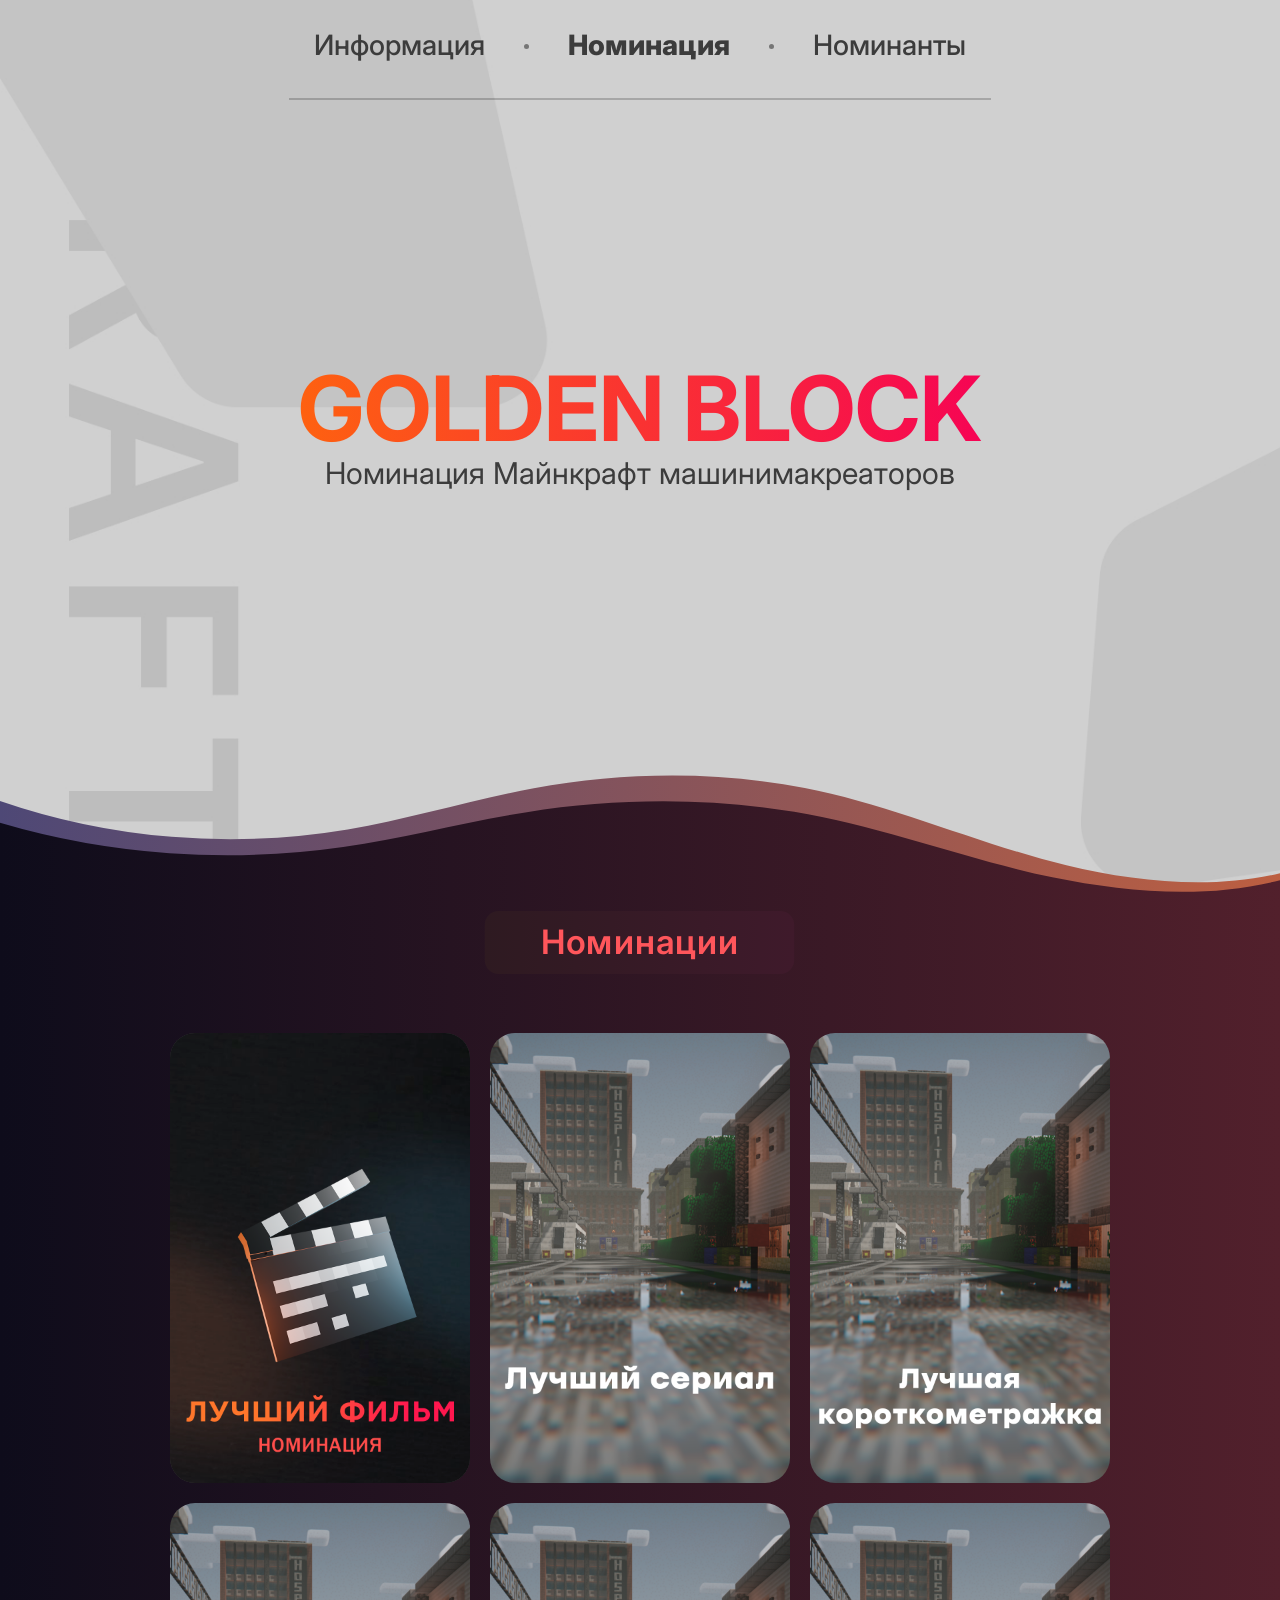
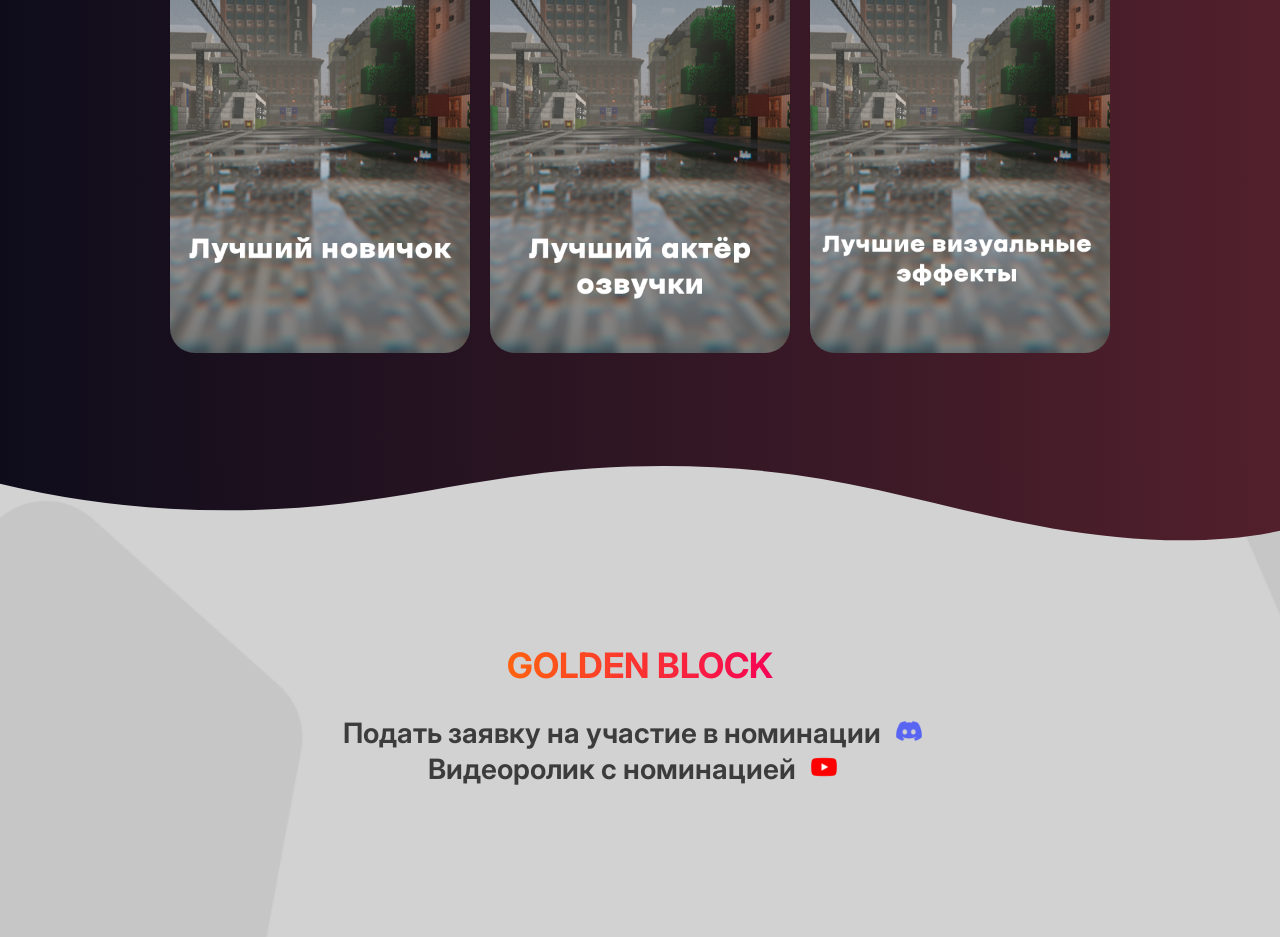
<file: index.html>
<!DOCTYPE html>
<html lang="ru">
<head>
	<meta charset="UTF-8">
	<meta name="viewport" content="width=device-width, initial-scale=1.0">
	<meta name="keywords" content="golden block, minecraft, голден блок, номинация">
	<meta name="description" content="Golden Block - Номинация среди Майнкрафт машинимакреаторов">
	<title>Golden Block</title>
	<link rel="icon" type="image/x-icon" href="./image/favicon.png">
	<link rel="stylesheet" href="./css/index.css">
</head>
<body>
	<header class="header">
		<nav class="conteiner">
			<ul class="header__main">
				<li><a href="html/info.html" class="btn-link">Информация</a></li>
				<ul type="disc"><li class="point"></li></ul>
				<li><a href="#" class="btn-link"><p class="nominaciya">Номинация</p></a></li>
				<ul type="disc"><li class="point"></li></ul>
				<li><a href="html/nominees.html" class="btn-link">Номинанты</a></li>
			</ul>
		</nav>
		<hr color="#030303" width="700">
		<div>
			<div class="header-zagolovok">
				<div class="header-title">
					<span class="title-text">GOLDEN BLOCK</span>
					<div class="header-subtitle">
						Номинация Майнкрафт машинимакреаторов
					</div>
				</div>
			</div>
		</div>
	</header>
	<section class="main-background-wave">
		<div class="custom-shape-divider-bottom-1715670634">
			<svg data-name="Layer 1" xmlns="http://www.w3.org/2000/svg" viewBox="0 0 1200 120" preserveAspectRatio="none">
				<path d="M985.66,92.83C906.67,72,823.78,31,743.84,14.19c-82.26-17.34-168.06-16.33-250.45.39-57.84,11.73-114,31.07-172,41.86A600.21,600.21,0,0,1,0,27.35V120H1200V95.8C1132.19,118.92,1055.71,111.31,985.66,92.83Z" class="shape-fill"></path>
				<defs>
					<linearGradient id="MyGradient">
						<stop offset="0%" stop-color="#0E0C1B" />
						<stop offset="100%" stop-color="#52202C" />
					</linearGradient>
				</defs>
			</svg>
		</div>
		<div class="custom-shape-divider-bottom-2">
			<svg data-name="Layer 1" xmlns="http://www.w3.org/2000/svg" viewBox="0 0 1200 120" preserveAspectRatio="none">
				<path d="M985.66,92.83C906.67,72,823.78,31,743.84,14.19c-82.26-17.34-168.06-16.33-250.45.39-57.84,11.73-114,31.07-172,41.86A600.21,600.21,0,0,1,0,27.35V120H1200V95.8C1132.19,118.92,1055.71,111.31,985.66,92.83Z" class="shape-fill"></path>
				<defs>
					<linearGradient id="MyGradient2">
						<stop offset="0%" stop-color="#4E4876" />
						<stop offset="100%" stop-color="#be5f40" />
					</linearGradient>
				</defs>
			</svg>
		</div>
	</section>
	<section class="main">
		<h2 class="main-header">Номинации</h2>
		<div class="main-cards">
			<div class="card">
				<a href="html/nominat-film.html" class="card-link">
					<img class="img-card-1" src="./image/Preview11.png">
					<div class="caption">
						<h1>Голосовать</h1>
					</div>
				</a>
			</div>

			<div class="card">
				<img class="img-card-2" src="./image/Preview2.png">
				<div class="caption">
					<h1>Голосовать</h1>
				</div>
			</div>

			<div class="card">
				<img class="img-card-3" src="./image/Preview3.png">
				<div class="caption">
					<h1>Голосовать</h1>
				</div>
			</div>

			<div class="card">
				<img class="img-card-4" src="./image/Preview4.png">
				<div class="caption">
					<h1>Голосовать</h1>
				</div>	
			</div>

			<div class="card">
				<img class="img-card-5" src="./image/Preview5.png">
				<div class="caption">
					<h1>Голосовать</h1>
				</div>
			</div>

			<div class="card">
				<img class="img-card-6" src="./image/Preview6.png">
				<div class="caption">
					<h1>Голосовать</h1>
				</div>
			</div>
		</div>
	</section>
	<section class="main-background-wave-top">
		<div class="custom-shape-divider-top-1716617098">
    		<svg data-name="Layer 1" xmlns="http://www.w3.org/2000/svg" viewBox="0 0 1200 120" preserveAspectRatio="none">
        		<path d="M321.39,56.44c58-10.79,114.16-30.13,172-41.86,82.39-16.72,168.19-17.73,250.45-.39C823.78,31,906.67,72,985.66,92.83c70.05,18.48,146.53,26.09,214.34,3V0H0V27.35A600.21,600.21,0,0,0,321.39,56.44Z" class="shape-fill"></path>
				<defs>
					<linearGradient id="MyGradient-top">
						<stop offset="0%" stop-color="#0E0C1B" />
						<stop offset="100%" stop-color="#52202C" />
					</linearGradient>
				</defs>
    		</svg>
		</div>
	</section>
	<footer class="footer">
		<h2>GOLDEN BLOCK</h2>
		<div class="footer-link">
			<div class="discord-img">
				<img src="./image/ico_discord.png" alt="">
			</div>

			<div class="footer-text"><a class="footer-link btn-link" href="#" target="_blank">Подать заявку на участие в номинации</a></div>
		</div>
		<div class="footer-link">
			<div class="youtube-img">
				<img src="./image/ico_youtube.png" alt="">
			</div>

			<div class="footer-text"><a class="footer-link btn-link" href="#" target="_blank">Видеоролик с номинацией</a></div>
		</div>
	</footer>
</body>
</html>
</file>
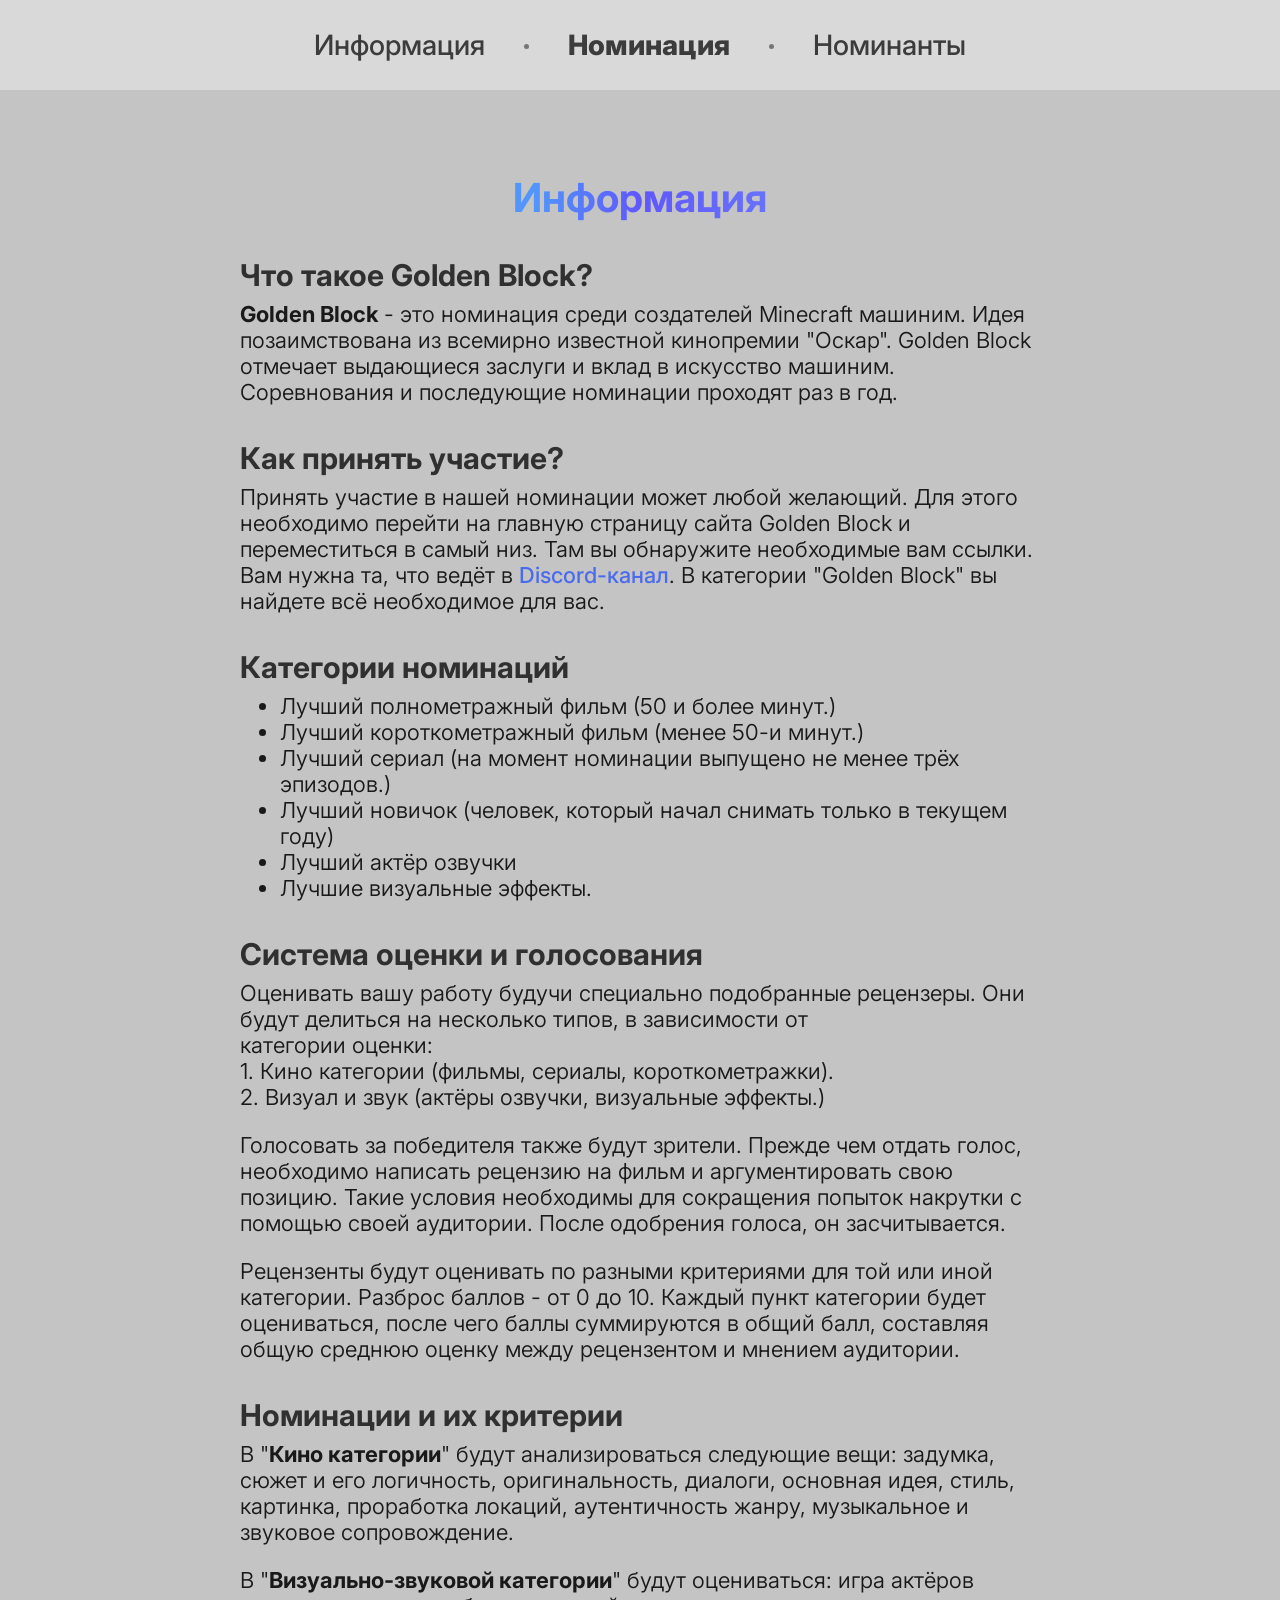
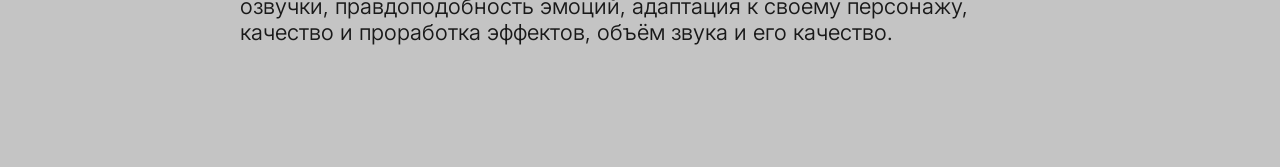
<file: html/info.html>
<!DOCTYPE html>
<html lang="en">
<head>
    <meta charset="UTF-8">
    <meta name="viewport" content="width=device-width, initial-scale=1.0">
    <title>Информация | Golden Block</title>
	<link rel="icon" type="image/x-icon" href="../image/favicon.png">
    <link rel="stylesheet" href="../css/info.css">
</head>
<body>
    <header class="header">
		<nav class="conteiner">
			<ul class="header__main">
				<li><a href="info.html" class="btn-link">Информация</a></li>
				<ul type="disc"><li class="point"></li></ul>
				<li><a href="../index.html" class="btn-link"><p class="nominaciya">Номинация</p></a></li>
				<ul type="disc"><li class="point"></li></ul>
				<li><a href="nominees.html" class="btn-link">Номинанты</a></li>
			</ul>
		</nav>
		<div class="info-text">
			<div class="conteiner-text">
				<h2 class="headline">Информация</h2>
				<div id="1" class="subtitle">
					<h2>Что такое Golden Block?</h2>
					<p><b>Golden Block</b> - это номинация среди создателей Minecraft машиним. 
					Идея позаимствована из всемирно известной кинопремии "Оскар".
					Golden Block отмечает выдающиеся заслуги и вклад в искусство машиним.
					Соревнования и последующие номинации проходят раз в год.
					</p>
				</div>
				<div id="2" class="subtitle">
					<h2>Как принять участие?</h2>
					<p>Принять участие в нашей номинации может любой желающий.
					Для этого необходимо перейти на главную страницу сайта Golden Block и переместиться в самый низ.
					Там вы обнаружите необходимые вам ссылки.
					Вам нужна та, что ведёт в <a class="link" href="#" target="_blank">Discord-канал</a>.
					В категории "Golden Block" вы найдете всё необходимое для вас.
					</p>
				</div>
				<div id="3" class="subtitle">
					<h2>Категории номинаций</h2>
					<ul>
						<li>Лучший полнометражный фильм (50 и более минут.)</li>
						<li>Лучший короткометражный фильм (менее 50-и минут.)</li>
						<li>Лучший сериал (на момент номинации выпущено не менее трёх эпизодов.)</li>
						<li>Лучший новичок (человек, который начал снимать только в текущем году)</li>
						<li>Лучший актёр озвучки</li>
						<li>Лучшие визуальные эффекты.</li>
					</ul>
				</div>
				<div id="4" class="subtitle">
					<h2>Система оценки и голосования</h2>
					<p>Оценивать вашу работу будучи специально подобранные рецензеры.
					Они будут делиться на несколько типов, в зависимости от <br>категории оценки:
					<br>1. Кино категории (фильмы, сериалы, короткометражки).
					<br>2. Визуал и звук (актёры озвучки, визуальные эффекты.)	
					</p>
					<p>Голосовать за победителя также будут зрители.
					Прежде чем отдать голос, необходимо написать рецензию на фильм и аргументировать свою позицию.
					Такие условия необходимы для сокращения попыток накрутки с помощью своей аудитории.
					После одобрения голоса, он засчитывается.
					</p>
					<p>Рецензенты будут оценивать по разными критериями для той или иной категории.
					Разброс баллов - от 0 до 10. Каждый пункт категории будет оцениваться, после чего 
					баллы суммируются в общий балл, составляя общую среднюю оценку между
					рецензентом и мнением аудитории.
					</p>
				</div>
				<div id="5" class="subtitle">
					<h2>Номинации и их критерии</h2>
					<p>В "<b>Кино категории</b>"  будут анализироваться следующие вещи: задумка, сюжет
					и его логичность, оригинальность, диалоги, основная идея, стиль, картинка,
					проработка локаций, аутентичность жанру, музыкальное и звуковое сопровождение.
					</p>
					<p>В "<b>Визуально-звуковой категории</b>" будут оцениваться: игра актёров озвучки,
					правдоподобность эмоций, адаптация к своему персонажу, качество и проработка эффектов,
					объём звука и его качество.
					</p>
				</div>
			</div>
		</div>
    </header>
</body>
</html>
</file>
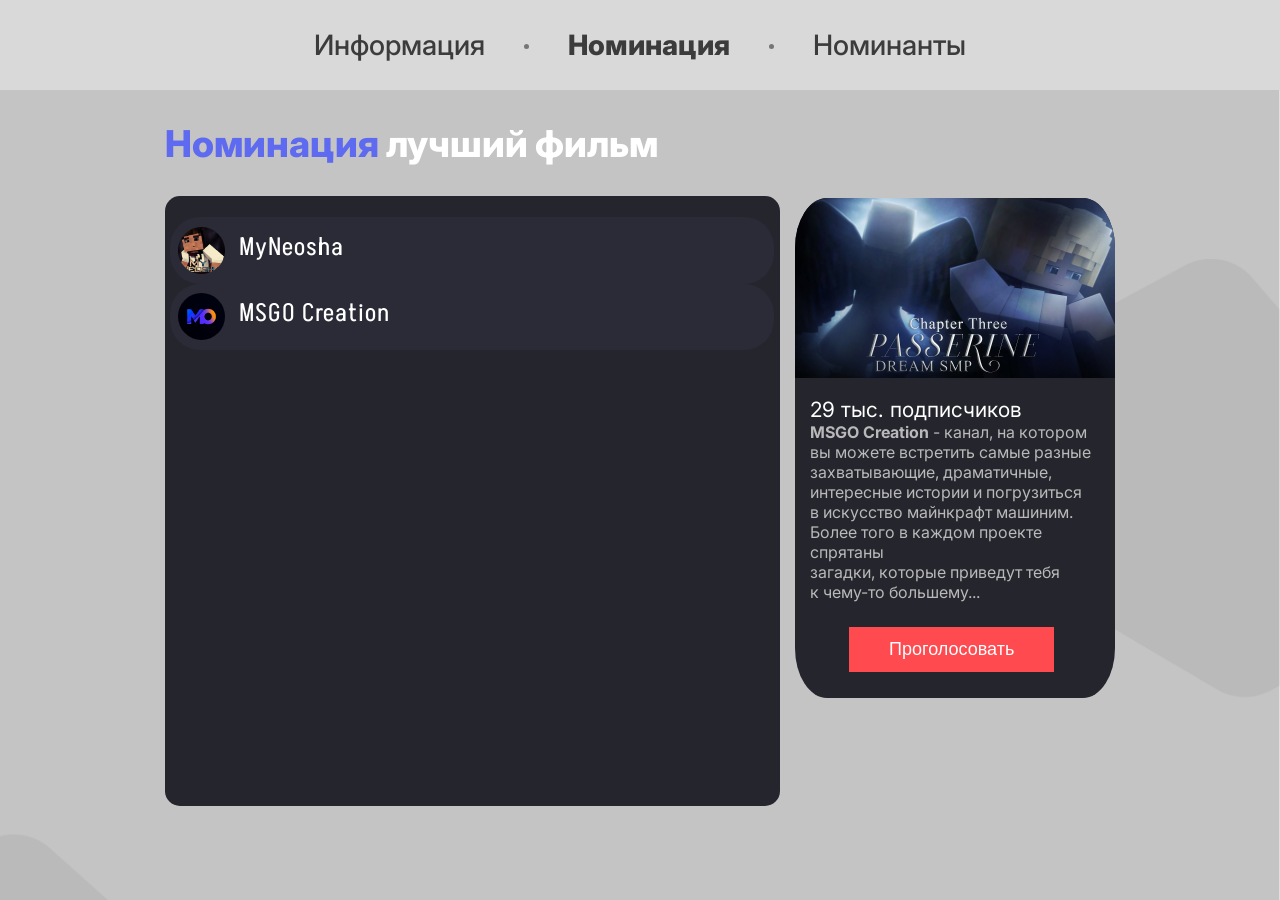
<file: html/nominat-film.html>
<!DOCTYPE html>
<html lang="en">
<head>
    <meta charset="UTF-8">
    <meta name="viewport" content="width=device-width, initial-scale=1.0">
    <title>Номинация лучший фильм | Golden Block</title>
	<link rel="icon" type="image/x-icon" href="../image/favicon.png">
    <link rel="stylesheet" href="../css/nominat-film.css">
</head>
<body>
    <header class="header">
		<nav class="conteiner">
			<ul class="header__main">
				<li><a href="info.html" class="btn-link">Информация</a></li>
				<ul type="disc"><li class="point"></li></ul>
				<li><a href="../index.html" class="btn-link"><p class="nominaciya">Номинация</p></a></li>
				<ul type="disc"><li class="point"></li></ul>
				<li><a href="nominees.html" class="btn-link">Номинанты</a></li>
			</ul>
		</nav>
        <div class="voting-nomination">
            <div class="conteiner-voting">
                <h2><span class="color-title">Номинация</span> лучший фильм</h2>
                <div class="window-voting">
                    <ul class="nominant-list" id="list">
                        <li>
                            <input type="radio" name="value" id="radio1" />
                            <label for="radio1">
                                
                                <img src="../image/logoMyNeosha.jpg" />
                                <span>MyNeosha</span>
                            </label>
                        <li>
                            <input type="radio" name="value" id="radio2" />
                            <label for="radio2">

                                <img src="../image/logoMSGO Creation.jpg" />
                                <span>MSGO Creation</span>
                            </label>
                        </li>
                    </ul>
                </div>
            </div>
            <div class="info-block">
                <img src="../image/infoblockMSGO.jpg">
                <div class="info-block-text">
                    <span class="info-block-text-sub">29 тыс. подписчиков</span>
                    <span class="info-block-text-title"><br><b>MSGO Creation</b> - канал, на котором <br>
                        вы можете встретить самые разные <br>
                        захватывающие, драматичные, <br>
                        интересные истории и погрузиться <br>
                        в искусство майнкрафт машиним. <br>
                        Более того в каждом проекте спрятаны <br>
                        загадки, которые приведут тебя <br>
                        к чему-то большему...
                    </span>
                </div>
                <button class="info-block-button" type="submit">Проголосовать</button>
            </div>
        </div>
    </header>
</body>
</html>
</file>
<file: css/index.css>
@import url('https://fonts.googleapis.com/css2?family=Inter:wght@100..900&display=swap');

body {
    font-family: "Inter", sans-serif;
    margin: 0;
}

.btn-link {
    color: #3C3C3C;
    text-decoration: none;
    font-weight: 500;
    font-size: 28px;
    transition: all 0.1s linear;
}
.btn-link:hover {
    color: #865fc5;
}

.point {
    color: #767676;
    margin: 0px;
    padding-left: 11px;

}

.header {
    background-image: url(../image/glavfon.jpg);
    height: 100vh;
    background-repeat: no-repeat;
    background-size: cover;

}
.conteiner {
    display:flex;
	justify-content: center;
	padding-top: 0;
}
.header__main {
    display:flex;
    align-items: center;
    list-style: none;
    padding-left: 0px;
    gap: 1rem;
    margin: 0px;
}

.nominaciya {
    font-weight: 800;
}

hr {
    opacity: 20%;
}

.header-zagolovok {
    display: flex;
    justify-content: center;
    height: calc(85vh - 100px);
    align-items: center;
}

.header-title {
    font-size: 90px;
    font-weight: 700;
    text-align: center;
    line-height: 65px;
}

.title-text {
    color: rgb(220, 135, 44);
    background: linear-gradient(to right, #FE6110, #f60454);
    -webkit-background-clip: text;
    -webkit-text-fill-color: transparent;
}

.header-subtitle {
    color: #3C3C3C;
    font-size: 30px;
    font-weight: 400;
}

.main-background-wave {
    position: relative;
}

.custom-shape-divider-bottom-1715670634 {
    position: absolute;
    bottom: 0;
    left: 0;
    width: 100%;
    overflow: hidden;
    line-height: 0;
    z-index: 5;
}

.custom-shape-divider-bottom-1715670634 svg {
    position: relative;
    display: block;
    width: calc(100% + 1.3px);
    height: 100px;
}

.custom-shape-divider-bottom-1715670634 .shape-fill {
    fill: url(#MyGradient);
}

.custom-shape-divider-bottom-2 {
    position: absolute;
    bottom: 8px;
    left: 0;
    width: 100%;
    overflow: hidden;
    line-height: 0;
    z-index: 2;
    /* transform: rotate(-1.5deg); */
}

.custom-shape-divider-bottom-2 svg {
    position: relative;
    display: block;
    width: calc(100% + 18.3px);
    height: 118px;
}

.custom-shape-divider-bottom-2 .shape-fill {
    fill: url(#MyGradient2);
}

.main {
    display: flex;
    flex-direction: column;
    align-items: center;
    background: linear-gradient(to right, #0E0C1B, #52202C);
}

.main-header {
    color: #FF565B;
    letter-spacing: 0.8px;
    font-weight: 600;
    padding: 8px 40px 8px 40px;
    border-radius: 10px;
    transform: scale(1.4);
    background: linear-gradient(to right, #2E1A21, #3F1A2B);
}

.main-cards {
    display: grid;
    gap: 20px;
    grid-template-columns: repeat(3,1fr);
    margin-top: 3rem;
    margin-bottom: 7rem;
}

.card {
    background-color: #3C3C3C;
    width: 300px;
    height: 450px;
    border-radius: 25px;
    background-size: cover;
    overflow: hidden;
    position: relative;
    cursor: pointer;
}

.card img {
    width: 100%;
}

.caption {
    position: absolute;
    top: 0;
    left: 0;
    background-color: black;
    width: 100%;
    height: 100%;
    display: flex;
    flex-direction: column;
    align-items: center;
    justify-content: center;
    opacity: 0;
    transition: all 0.3s;
}

.caption h1 {
    color: #bfbfbf;
    font-weight: 600;
    letter-spacing: 2px
}

.card:hover .caption {
    opacity: 1;
    background: rgba(0,0,0,0.6);
}

.main-background-wave-top {
    position: relative;
}

.custom-shape-divider-top-1716617098 {
    position: absolute;
    top: 0;
    left: 0;
    width: 100%;
    overflow: hidden;
    line-height: 0;
}

.custom-shape-divider-top-1716617098 svg {
    position: relative;
    display: block;
    width: calc(100% + 1.3px);
    height: 82px;
}

.custom-shape-divider-top-1716617098 .shape-fill {
    fill: url(#MyGradient-top);
}


.footer {
    background-image: url(../image/footer2.png);
    background-repeat: no-repeat;
    background-size: cover;
    padding-top: 150px;
    padding-bottom: 150px;
    text-align: center;
    display: flex;
    flex-direction: column;
}

.footer h2 {
    font-size: 35px;
    font-weight: 700;
    background-image: linear-gradient(to right, #FE6110 40%, #f60454 60%);
    background-clip: text;
    color: transparent;
}

.footer-text {
    color: #3C3C3C;
    font-weight: 800;
    font-size: 20px;
}

.footer-link {
    font-weight: 650;
    display: flex;
    justify-content: center;
    align-items: center;
    flex-direction: row-reverse;
    padding-right: 12px;
}

.footer img {
    transform: scale(0.8);
}
</file>
<file: css/info.css>
@import url('https://fonts.googleapis.com/css2?family=Inter:wght@100..900&display=swap');

body {
    font-family: "Inter", sans-serif;
    margin: 0;
    background-color: #C4C4C4;
    display: flex;
    flex-direction: column;
}

.btn-link {
    color: #3C3C3C;
    text-decoration: none;
    font-weight: 500;
    font-size: 28px;
    transition: all 0.1s linear;
}
.btn-link:hover {
    color: #865fc5;
}

.point {
    color: #767676;
    margin: 0px;
    padding-left: 11px;
}

.header {
    height: 100vh;
}
.conteiner {
    display:flex;
	justify-content: center;
	padding-top: 0;
    background-color: #D9D9D9;
}
.header__main {
    display:flex;
    align-items: center;
    list-style: none;
    padding-left: 0px;
    gap: 1rem;
    margin: 0px;
}

.nominaciya {
    font-weight: 800;
}

.info-text {
    display: flex;
    flex-direction: column;
    align-items: flex-start;
    max-width: 800px;
    margin-left: auto;
    margin-right: auto;
}

.conteiner-text {
    margin-top: 50px;
    margin-bottom: 100px;
}

.headline {
    background: #5195FD;
    background: linear-gradient(to right, #5195FD 37%, #6057FD 50%, #6E8BFD 80%);
    -webkit-background-clip: text;
    -webkit-text-fill-color: transparent;
    /* box-shadow: 0px 5px 10px rgb(0, 0, 0); */
    font-size: 40px;
    display: flex;
    justify-content: center;
}

.subtitle h2 {
    color: #303030;
    font-size: 30px;
    margin-top: 35px;
    margin-bottom: -14px;
}

.subtitle p {
    color: #191919;
    font-size: 22px;
    font-weight: 350;
}

.link {
    color: #4b6bed;
    text-decoration: none;
    font-weight: 500;
    font-size: 22px;
    transition: all 0.1s linear;
}
.link:hover {
    color: #0079fa;
}

.subtitle ul {
    color: #191919;
    font-size: 22px;
    font-weight: 350;
}
</file>
<file: css/nominat-film.css>
@import url('https://fonts.googleapis.com/css2?family=Inter:wght@100..900&display=swap');
@import url('https://fonts.googleapis.com/css2?family=Akshar:wght@300..700&display=swap');

body {
    font-family: "Inter", sans-serif;
    margin: 0;
    display: flex;
    flex-direction: column;
}

.btn-link {
    color: #3C3C3C;
    text-decoration: none;
    font-weight: 500;
    font-size: 28px;
    transition: all 0.1s linear;
}
.btn-link:hover {
    color: #865fc5;
}

.point {
    color: #767676;
    margin: 0px;
    padding-left: 11px;
}

.header {
    height: 100vh;
    background-image: url(../image/fongolosovania.png);
    background-repeat: no-repeat;
    background-size: cover;
}
.conteiner {
    display:flex;
	justify-content: center;
	padding-top: 0;
    background-color: #D9D9D9;
}
.header__main {
    display:flex;
    align-items: center;
    list-style: none;
    padding-left: 0px;
    gap: 1rem;
    margin: 0px;
}

.nominaciya {
    font-weight: 800;
}

/* ------------------------------------------------ */

.voting-nomination {
    display: flex;
    align-items: center;
    justify-content: center;
}

.conteiner-voting > h2 {
    color: white;
    font-size: 37px;
    font-weight: 800;
}

.color-title {
    color: #5E6AEF;
}

.window-voting {
    position: relative;
    width: 600px;
    height: 600px;
    padding: 5px 10px 5px 5px;
    background-color: #24252D;
    border-radius: 15px;
}

.nominant-list input {
    display: none;
}

.nominant-list {
    list-style-type: none;
    padding: 0;
}

.nominant-list label {
    cursor: pointer;
    width: 98%;
    display: block;
    padding: 0.6rem 0.5rem;
    background-color: #2A2B36;
    border-radius: 30px;
}

.nominant-list label img {
    height: 8%;
    width: 8%;
    border-radius: 50%;
    vertical-align: middle;
}

.nominant-list label span {
    color: #ffffff;
    font-family: "Akshar", sans-serif;
    font-size: 25px;
    letter-spacing: 1px;
    padding-left: 10px;
}

.nominant-list label:hover {
    background-color: #333440;
}

input[type="radio"]:checked + label {
    background-image: linear-gradient(to right, #E87534 10%, #EA1D4E 90%);
}

/* -------------Инфо блок--------------- */

.info-block {
    margin-left: 15px;
    width: 320px;
    height: 500px;
    background-color: #24252D;
    border-radius: 10%;
    overflow: hidden;
}

.info-block > img {
    width: 320px;
}

.info-block-text {
    padding: 15px;
}

.info-block-text-sub {
    color: #FFFFFF;
    font-size: 21px;
}

.info-block-text-title {
    color: #B9B9B9;
}

.info-block-button {
    outline: none;
    border: none;
    padding: 12px 40px;
    background-color: #FF4A50;
    color: #FFFFFF;;
    cursor: pointer;
    font-size: 18px;
    margin-left: 54px;
    margin-top: 10px;
    transition: all 0.1s linear;
}

.info-block-button:hover {
    background-color: #c1393e;
}

#radio1:checked ~ .info-block { 
    height: 0;
    opacity: 0;
    overflow: hidden;
}
</file>
